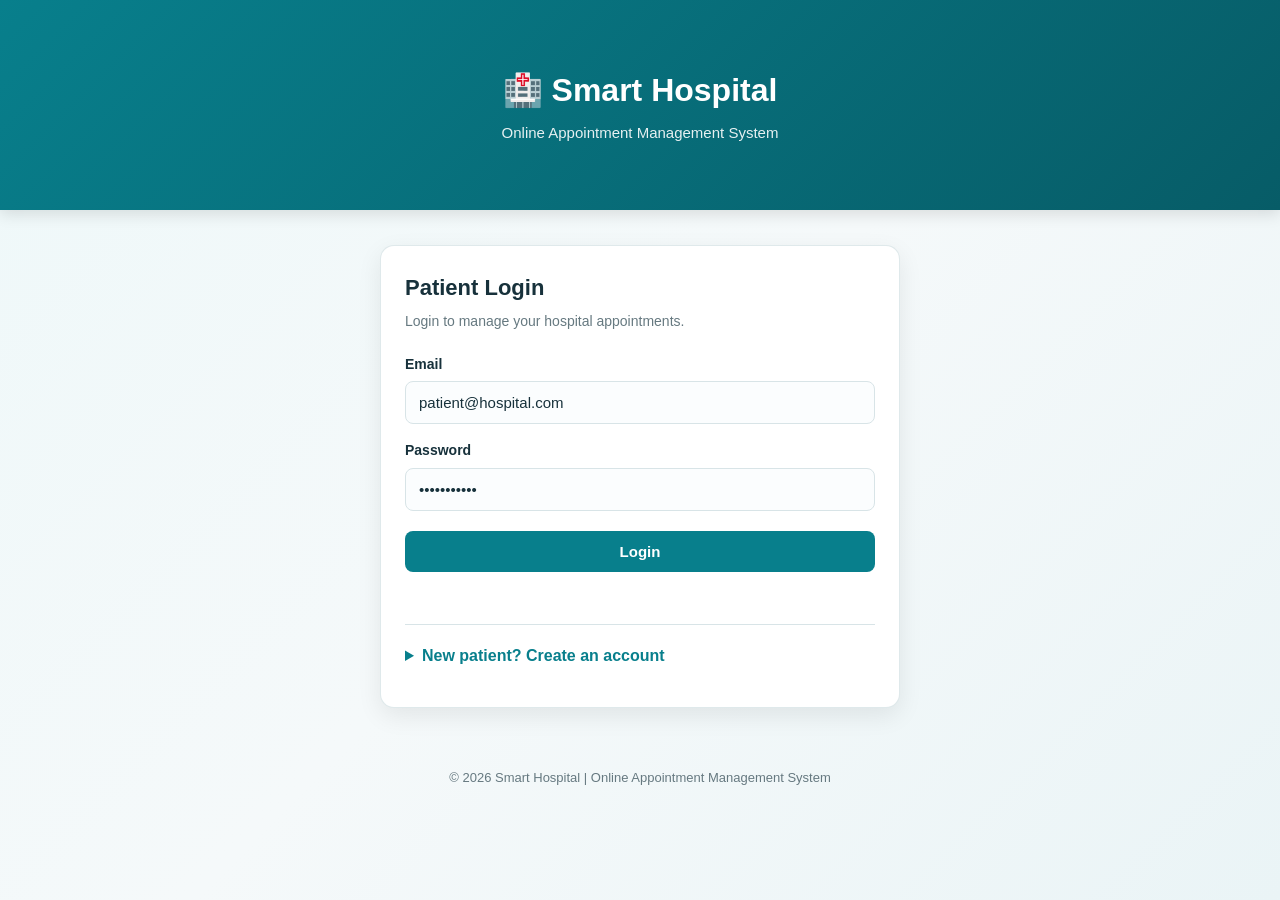
<file: frontend/index.html>
<!DOCTYPE html>
<html lang="en">
<head>
    <meta charset="UTF-8">

    <meta
        name="viewport"
        content="width=device-width, initial-scale=1.0"
    >

    <meta
        name="description"
        content="Smart Hospital Online Appointment Management System"
    >

    <title>Smart Hospital | Appointment Management</title>

    <link rel="stylesheet" href="style.css">
</head>

<body>

    <!-- Header -->
    <header class="header">
        <div class="container">
            <h1>🏥 Smart Hospital</h1>
            <p>Online Appointment Management System</p>
        </div>
    </header>

    <main class="container">

        <!-- ================= LOGIN / REGISTER ================= -->
        <section id="auth" class="card">

            <div class="card-header">
                <h2>Patient Login</h2>
                <p>Login to manage your hospital appointments.</p>
            </div>

            <form id="loginForm" onsubmit="event.preventDefault(); login();">

                <div class="form-group">
                    <label for="email">Email</label>
                    <input
                        id="email"
                        type="email"
                        placeholder="patient@hospital.com"
                        value="patient@hospital.com"
                        autocomplete="email"
                        required
                    >
                </div>

                <div class="form-group">
                    <label for="password">Password</label>
                    <input
                        id="password"
                        type="password"
                        placeholder="Enter your password"
                        value="Patient@123"
                        autocomplete="current-password"
                        required
                    >
                </div>

                <button type="submit" class="btn btn-primary">
                    Login
                </button>

            </form>

            <p id="authMsg" class="message" role="alert"></p>

            <!-- Registration -->
            <details class="register-box">

                <summary>
                    New patient? Create an account
                </summary>

                <form
                    id="registerForm"
                    onsubmit="event.preventDefault(); register();"
                >

                    <div class="form-group">
                        <label for="regName">Full Name</label>
                        <input
                            id="regName"
                            type="text"
                            placeholder="Enter your name"
                            autocomplete="name"
                            required
                        >
                    </div>

                    <div class="form-group">
                        <label for="regEmail">Email</label>
                        <input
                            id="regEmail"
                            type="email"
                            placeholder="Enter your email"
                            autocomplete="email"
                            required
                        >
                    </div>

                    <div class="form-group">
                        <label for="regPass">Password</label>
                        <input
                            id="regPass"
                            type="password"
                            placeholder="Create a password"
                            autocomplete="new-password"
                            minlength="6"
                            required
                        >
                    </div>

                    <button type="submit" class="btn btn-secondary">
                        Register
                    </button>

                </form>

            </details>

        </section>


        <!-- ================= APPLICATION ================= -->
        <section id="app" style="display: none;">

            <!-- Toolbar -->
            <div class="toolbar">

                <div>
                    <span class="status-dot"></span>
                    <span id="welcome">Welcome!</span>
                </div>

                <button
                    type="button"
                    class="btn btn-danger"
                    onclick="logout()"
                >
                    Logout
                </button>

            </div>


            <!-- ================= DOCTOR + BOOKING ================= -->
            <div class="grid">

                <!-- Find Doctor -->
                <section class="card">

                    <div class="card-header">
                        <h2>👨‍⚕️ Find a Doctor</h2>
                        <p>Search doctors by specialization.</p>
                    </div>

                    <form
                        id="doctorSearchForm"
                        onsubmit="event.preventDefault(); loadDoctors();"
                    >

                        <div class="form-group">

                            <label for="specialization">
                                Specialization
                            </label>

                            <input
                                id="specialization"
                                type="text"
                                placeholder="e.g. Cardiology"
                            >

                        </div>

                        <button
                            type="submit"
                            class="btn btn-primary"
                        >
                            🔍 Search Doctors
                        </button>

                    </form>

                    <div
                        id="doctors"
                        class="results"
                        aria-live="polite"
                    >
                        <p class="empty-state">
                            Search for doctors to see available doctors.
                        </p>
                    </div>

                </section>


                <!-- Book Appointment -->
                <section class="card">

                    <div class="card-header">
                        <h2>📅 Book Appointment</h2>
                        <p>Choose a doctor and appointment time.</p>
                    </div>

                    <form
                        id="bookingForm"
                        onsubmit="event.preventDefault(); book();"
                    >

                        <div class="form-group">

                            <label for="doctorId">
                                Doctor ID
                            </label>

                            <input
                                id="doctorId"
                                type="number"
                                min="1"
                                placeholder="Enter Doctor ID"
                                required
                            >

                        </div>

                        <div class="form-row">

                            <div class="form-group">

                                <label for="date">
                                    Appointment Date
                                </label>

                                <input
                                    id="date"
                                    type="date"
                                    required
                                >

                            </div>

                            <div class="form-group">

                                <label for="time">
                                    Appointment Time
                                </label>

                                <input
                                    id="time"
                                    type="time"
                                    required
                                >

                            </div>

                        </div>

                        <div class="form-group">

                            <label for="reason">
                                Reason for Visit
                            </label>

                            <textarea
                                id="reason"
                                rows="3"
                                placeholder="Briefly describe your reason for visiting..."
                                required
                            ></textarea>

                        </div>

                        <button
                            type="submit"
                            class="btn btn-success"
                        >
                            ✓ Book Appointment
                        </button>

                    </form>

                    <p
                        id="bookMsg"
                        class="message"
                        role="alert"
                    ></p>

                </section>

            </div>


            <!-- ================= APPOINTMENTS ================= -->
            <section class="card appointments-card">

                <div class="section-header">

                    <div>
                        <h2>📋 My Appointments</h2>
                        <p>View your upcoming and previous appointments.</p>
                    </div>

                    <button
                        type="button"
                        class="btn btn-secondary"
                        onclick="loadAppointments()"
                    >
                        🔄 Refresh
                    </button>

                </div>

                <div
                    id="appointments"
                    class="appointments-list"
                    aria-live="polite"
                >
                    <p class="empty-state">
                        Click Refresh to load your appointments.
                    </p>
                </div>

            </section>

        </section>

    </main>


    <!-- Footer -->
    <footer class="footer">

        <p>
            © 2026 Smart Hospital |
            Online Appointment Management System
        </p>

    </footer>


    <script src="app.js"></script>

</body>
</html>
</file>
<file: frontend/style.css>
/* =========================================
   SMART HOSPITAL - MAIN STYLESHEET
   ========================================= */

* {
    box-sizing: border-box;
    margin: 0;
    padding: 0;
}

:root {
    --primary: #087f8c;
    --primary-dark: #05636d;
    --secondary: #0f9d8d;
    --success: #198754;
    --danger: #dc3545;

    --background: #eef5f7;
    --surface: #ffffff;
    --border: #d8e4e7;

    --text: #17313b;
    --muted: #667980;

    --shadow: 0 8px 25px rgba(0, 0, 0, 0.08);
    --radius: 14px;
}


/* =========================================
   BODY
   ========================================= */

body {
    min-height: 100vh;
    font-family:
        Arial,
        Helvetica,
        sans-serif;

    background:
        linear-gradient(
            135deg,
            #eef8f9 0%,
            #f5f9fa 50%,
            #eaf4f6 100%
        );

    color: var(--text);
    line-height: 1.6;
}


/* =========================================
   HEADER
   ========================================= */

.header {
    background:
        linear-gradient(
            135deg,
            var(--primary),
            #075c67
        );

    color: white;
    text-align: center;

    padding: 35px 20px;

    box-shadow: 0 4px 15px rgba(0, 0, 0, 0.12);
}

.header h1 {
    font-size: 32px;
    font-weight: 700;
    margin-bottom: 5px;
}

.header p {
    font-size: 15px;
    opacity: 0.9;
}


/* =========================================
   MAIN CONTAINER
   ========================================= */

.container {
    width: min(1100px, 100%);
    margin: 30px auto;
    padding: 0 18px;
}


/* =========================================
   CARDS
   ========================================= */

.card {
    background: var(--surface);

    padding: 24px;

    border: 1px solid rgba(216, 228, 231, 0.8);
    border-radius: var(--radius);

    margin-bottom: 22px;

    box-shadow: var(--shadow);

    transition:
        transform 0.2s ease,
        box-shadow 0.2s ease;
}

.card:hover {
    box-shadow:
        0 12px 30px rgba(0, 0, 0, 0.10);
}


/* =========================================
   CARD HEADERS
   ========================================= */

.card-header {
    margin-bottom: 20px;
}

.card-header h2 {
    font-size: 22px;
    margin-bottom: 5px;
    color: var(--text);
}

.card-header p {
    color: var(--muted);
    font-size: 14px;
}


/* =========================================
   GRID
   ========================================= */

.grid {
    display: grid;

    grid-template-columns:
        repeat(2, minmax(0, 1fr));

    gap: 22px;
}


/* =========================================
   FORMS
   ========================================= */

.form-group {
    margin-bottom: 15px;
}

.form-group label {
    display: block;

    font-size: 14px;
    font-weight: 600;

    margin-bottom: 6px;

    color: var(--text);
}


/* =========================================
   INPUTS
   ========================================= */

input,
textarea,
select {
    width: 100%;

    padding: 12px 13px;

    border: 1px solid var(--border);
    border-radius: 8px;

    background: #fbfdfe;

    color: var(--text);

    font-size: 15px;

    outline: none;

    transition:
        border-color 0.2s ease,
        box-shadow 0.2s ease,
        background 0.2s ease;
}

textarea {
    resize: vertical;
    min-height: 90px;
}

input::placeholder,
textarea::placeholder {
    color: #9aa9ae;
}

input:focus,
textarea:focus,
select:focus {
    border-color: var(--primary);

    background: white;

    box-shadow:
        0 0 0 3px rgba(8, 127, 140, 0.12);
}


/* =========================================
   FORM ROW
   ========================================= */

.form-row {
    display: grid;

    grid-template-columns:
        1fr 1fr;

    gap: 15px;
}


/* =========================================
   BUTTONS
   ========================================= */

.btn {
    width: 100%;

    padding: 12px 16px;

    border: none;
    border-radius: 8px;

    font-size: 15px;
    font-weight: 600;

    cursor: pointer;

    transition:
        background 0.2s ease,
        transform 0.15s ease,
        box-shadow 0.2s ease;
}

.btn:hover {
    transform: translateY(-1px);

    box-shadow:
        0 5px 12px rgba(0, 0, 0, 0.12);
}

.btn:active {
    transform: translateY(0);
}

.btn-primary {
    background: var(--primary);
    color: white;
}

.btn-primary:hover {
    background: var(--primary-dark);
}

.btn-secondary {
    background: #607d85;
    color: white;
}

.btn-secondary:hover {
    background: #4e6870;
}

.btn-success {
    background: var(--success);
    color: white;
}

.btn-success:hover {
    background: #157347;
}

.btn-danger {
    background: var(--danger);
    color: white;
}

.btn-danger:hover {
    background: #bb2d3b;
}


/* =========================================
   LOGIN SECTION
   ========================================= */

#auth {
    max-width: 520px;
    margin: 35px auto;
}

#auth .btn {
    margin-top: 5px;
}


/* =========================================
   REGISTRATION
   ========================================= */

.register-box {
    margin-top: 20px;

    padding-top: 18px;

    border-top: 1px solid var(--border);
}

.register-box summary {
    cursor: pointer;

    color: var(--primary);

    font-weight: 600;

    margin-bottom: 15px;
}

.register-box summary:hover {
    color: var(--primary-dark);
}

.register-box form {
    margin-top: 15px;
}


/* =========================================
   TOOLBAR
   ========================================= */

.toolbar {
    display: flex;

    justify-content: space-between;
    align-items: center;

    gap: 15px;

    background: white;

    padding: 15px 18px;

    border-radius: 12px;

    margin-bottom: 22px;

    box-shadow: 0 4px 15px rgba(0, 0, 0, 0.06);
}

.toolbar > div {
    display: flex;
    align-items: center;

    gap: 8px;
}

#welcome {
    font-weight: 600;
}


/* =========================================
   ONLINE STATUS
   ========================================= */

.status-dot {
    width: 9px;
    height: 9px;

    background: #20c997;

    border-radius: 50%;

    display: inline-block;

    box-shadow:
        0 0 0 4px rgba(32, 201, 151, 0.12);
}

.toolbar .btn {
    width: auto;
}


/* =========================================
   DOCTOR CARDS
   ========================================= */

.doctor {
    background: #f8fcfd;

    border: 1px solid var(--border);

    padding: 15px;

    margin-top: 12px;

    border-radius: 10px;

    transition:
        transform 0.2s ease,
        border-color 0.2s ease,
        box-shadow 0.2s ease;
}

.doctor:hover {
    transform: translateY(-2px);

    border-color: var(--primary);

    box-shadow:
        0 5px 15px rgba(8, 127, 140, 0.10);
}

.doctor h3 {
    color: var(--primary);

    font-size: 17px;

    margin-bottom: 5px;
}

.doctor p {
    color: var(--muted);

    font-size: 14px;

    margin: 3px 0;
}


/* =========================================
   APPOINTMENT CARDS
   ========================================= */

.appointment {
    background: #fbfdfe;

    border: 1px solid var(--border);

    padding: 16px;

    margin-top: 12px;

    border-radius: 10px;

    transition:
        border-color 0.2s ease,
        box-shadow 0.2s ease;
}

.appointment:hover {
    border-color: #a9c7cc;

    box-shadow:
        0 4px 14px rgba(0, 0, 0, 0.06);
}

.appointment h3 {
    font-size: 17px;

    color: var(--primary);

    margin-bottom: 7px;
}

.appointment p {
    color: var(--muted);

    font-size: 14px;

    margin: 4px 0;
}


/* =========================================
   SECTION HEADER
   ========================================= */

.section-header {
    display: flex;

    justify-content: space-between;
    align-items: center;

    gap: 20px;

    margin-bottom: 15px;
}

.section-header h2 {
    margin-bottom: 4px;
}

.section-header p {
    color: var(--muted);

    font-size: 14px;
}

.section-header .btn {
    width: auto;

    white-space: nowrap;
}


/* =========================================
   RESULTS
   ========================================= */

.results,
.appointments-list {
    margin-top: 18px;
}


/* =========================================
   EMPTY STATE
   ========================================= */

.empty-state {
    text-align: center;

    color: var(--muted);

    background: #f7fafb;

    border: 1px dashed var(--border);

    padding: 25px 15px;

    border-radius: 10px;

    font-size: 14px;
}


/* =========================================
   MESSAGES
   ========================================= */

.message {
    min-height: 22px;

    margin-top: 10px;

    font-size: 14px;

    font-weight: 600;
}


/* =========================================
   FOOTER
   ========================================= */

.footer {
    text-align: center;

    padding: 25px 15px;

    color: var(--muted);

    font-size: 13px;
}


/* =========================================
   ACCESSIBILITY
   ========================================= */

button:focus-visible,
input:focus-visible,
textarea:focus-visible,
select:focus-visible,
summary:focus-visible {
    outline: 3px solid rgba(8, 127, 140, 0.25);

    outline-offset: 2px;
}


/* =========================================
   DISABLED BUTTON
   ========================================= */

button:disabled {
    opacity: 0.6;

    cursor: not-allowed;

    transform: none;

    box-shadow: none;
}


/* =========================================
   TABLET
   ========================================= */

@media (max-width: 800px) {

    .grid {
        grid-template-columns: 1fr;
    }

    .container {
        margin-top: 20px;
    }

}


/* =========================================
   MOBILE
   ========================================= */

@media (max-width: 600px) {

    .header {
        padding: 25px 15px;
    }

    .header h1 {
        font-size: 25px;
    }

    .header p {
        font-size: 13px;
    }

    .container {
        margin: 18px auto;

        padding: 0 12px;
    }

    .card {
        padding: 18px;

        border-radius: 12px;
    }

    .card-header h2 {
        font-size: 20px;
    }

    .form-row {
        grid-template-columns: 1fr;

        gap: 0;
    }

    .toolbar {
        padding: 13px;

        align-items: flex-start;
    }

    .toolbar > div {
        min-width: 0;
    }

    #welcome {
        font-size: 14px;
    }

    .toolbar .btn {
        padding: 9px 13px;

        font-size: 13px;
    }

    .section-header {
        align-items: stretch;

        flex-direction: column;
    }

    .section-header .btn {
        width: 100%;
    }

}


/* =========================================
   SMALL MOBILE
   ========================================= */

@media (max-width: 380px) {

    .card {
        padding: 15px;
    }

    input,
    textarea,
    .btn {
        font-size: 14px;
    }

    .header h1 {
        font-size: 22px;
    }

}
</file>
